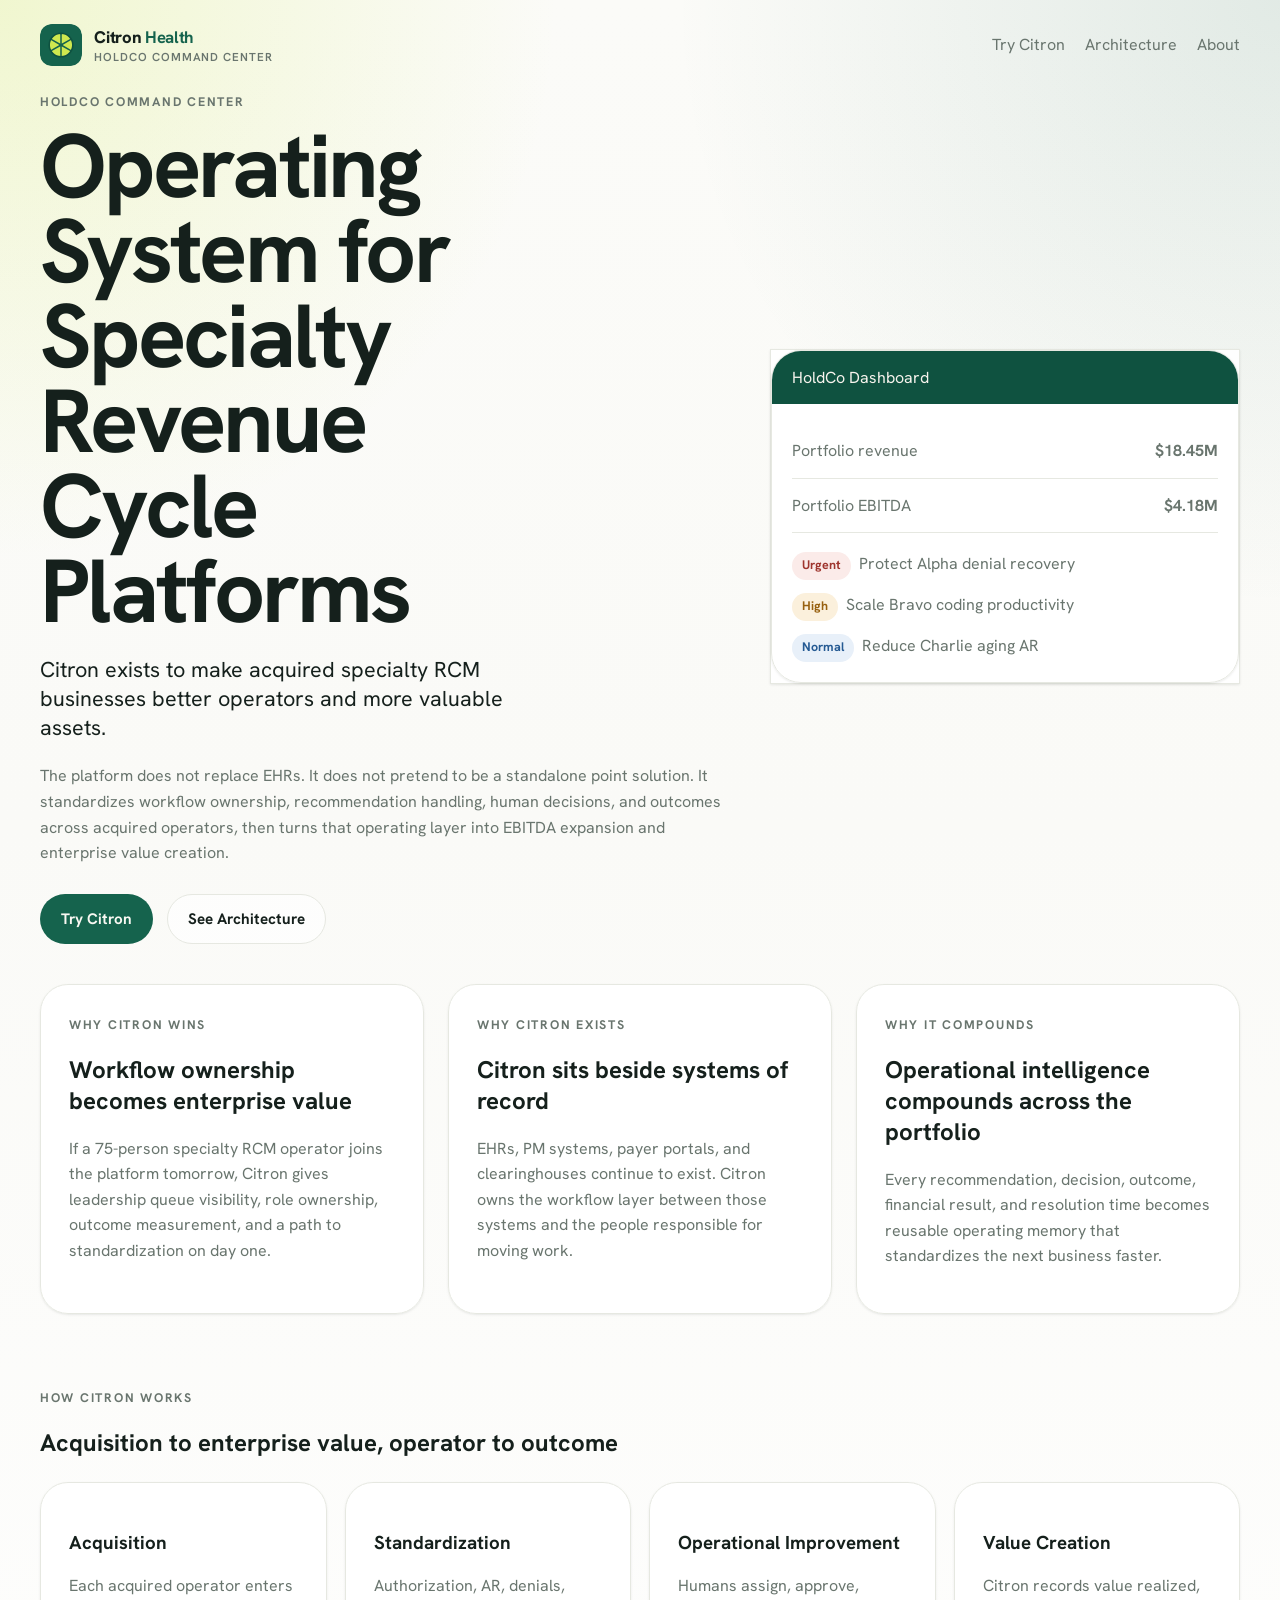
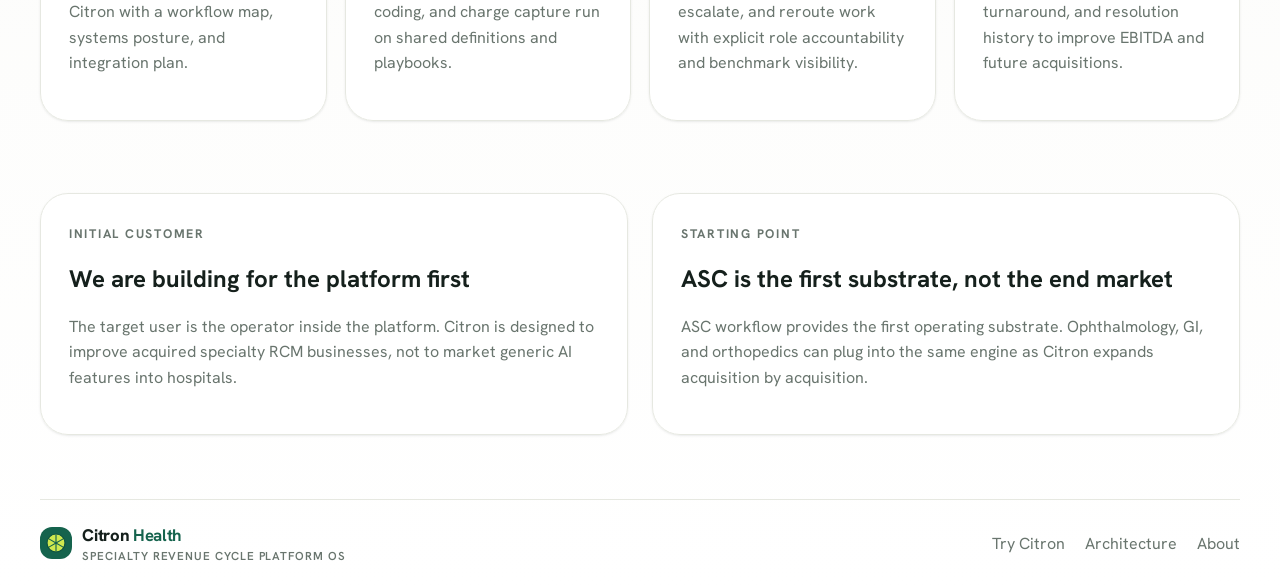
<file: index.html>
<!doctype html>
<html lang="en">
  <head>
    <meta charset="UTF-8" />
    <meta name="viewport" content="width=device-width, initial-scale=1.0" />
    <title>Citron Health | HoldCo Command Center for Specialty Revenue Cycle</title>
    <meta
      name="description"
      content="Citron is the operator operating system for specialty revenue cycle. It standardizes acquired workflow across organizations, teams, users, decisions, and outcomes."
    />
    <link rel="stylesheet" href="/styles.css" />
  </head>
  <body>
    <header class="site-header">
      <a class="brand-lockup" href="/">
        <img class="brand-mark" src="/ui/assets/logo-mark.svg" alt="Citron Health logo" />
        <span class="brand-wordmark">
          <span class="brand">Citron<b> Health</b></span>
          <span class="brand-subtitle">HoldCo Command Center</span>
        </span>
      </a>
      <nav class="nav">
        <a href="/demo">Try Citron</a>
        <a href="/architecture">Architecture</a>
        <a href="/about">About</a>
      </nav>
    </header>

    <main>
      <section class="hero-shell">
        <div class="hero-copy">
          <span class="eyebrow">HoldCo Command Center</span>
          <h1>Operating System for Specialty Revenue Cycle Platforms</h1>
          <p class="lede">
            Citron exists to make acquired specialty RCM businesses better operators and more valuable assets.
          </p>
          <p class="support">
            The platform does not replace EHRs. It does not pretend to be a standalone point
            solution. It standardizes workflow ownership, recommendation handling, human
            decisions, and outcomes across acquired operators, then turns that operating layer into
            EBITDA expansion and enterprise value creation.
          </p>
          <div class="hero-actions">
            <a class="button button-primary" href="/demo">Try Citron</a>
            <a class="button button-secondary" href="/architecture">See Architecture</a>
          </div>
        </div>
        <div class="hero-panel">
          <div class="mini-window">
            <div class="mini-window__header">HoldCo Dashboard</div>
            <div class="mini-window__body">
              <div class="mini-metric">
                <span>Portfolio revenue</span>
                <strong>$18.45M</strong>
              </div>
              <div class="mini-metric">
                <span>Portfolio EBITDA</span>
                <strong>$4.18M</strong>
              </div>
              <div class="mini-queue">
                <div><span class="pill pill-urgent">Urgent</span>Protect Alpha denial recovery</div>
                <div><span class="pill pill-high">High</span>Scale Bravo coding productivity</div>
                <div><span class="pill pill-normal">Normal</span>Reduce Charlie aging AR</div>
              </div>
            </div>
          </div>
        </div>
      </section>

      <section class="grid-section">
        <article class="story-card">
          <span class="eyebrow">Why Citron Wins</span>
          <h2>Workflow ownership becomes enterprise value</h2>
          <p>
            If a 75-person specialty RCM operator joins the platform tomorrow, Citron gives
            leadership queue visibility, role ownership, outcome measurement, and a path to
            standardization on day one.
          </p>
        </article>
        <article class="story-card">
          <span class="eyebrow">Why Citron Exists</span>
          <h2>Citron sits beside systems of record</h2>
          <p>
            EHRs, PM systems, payer portals, and clearinghouses continue to exist. Citron owns the
            workflow layer between those systems and the people responsible for moving work.
          </p>
        </article>
        <article class="story-card">
          <span class="eyebrow">Why It Compounds</span>
          <h2>Operational intelligence compounds across the portfolio</h2>
          <p>
            Every recommendation, decision, outcome, financial result, and resolution time becomes
            reusable operating memory that standardizes the next business faster.
          </p>
        </article>
      </section>

      <section class="narrative">
        <div>
          <span class="eyebrow">How Citron Works</span>
          <h2>Acquisition to enterprise value, operator to outcome</h2>
        </div>
        <div class="flow-strip">
          <div class="flow-node">
            <h3>Acquisition</h3>
            <p>Each acquired operator enters Citron with a workflow map, systems posture, and integration plan.</p>
          </div>
          <div class="flow-node">
            <h3>Standardization</h3>
            <p>Authorization, AR, denials, coding, and charge capture run on shared definitions and playbooks.</p>
          </div>
          <div class="flow-node">
            <h3>Operational Improvement</h3>
            <p>Humans assign, approve, escalate, and reroute work with explicit role accountability and benchmark visibility.</p>
          </div>
          <div class="flow-node">
            <h3>Value Creation</h3>
            <p>Citron records value realized, turnaround, and resolution history to improve EBITDA and future acquisitions.</p>
          </div>
        </div>
      </section>

      <section class="split-section">
        <div class="story-card">
          <span class="eyebrow">Initial Customer</span>
          <h2>We are building for the platform first</h2>
          <p>
            The target user is the operator inside the platform. Citron is designed to improve
            acquired specialty RCM businesses, not to market generic AI features into hospitals.
          </p>
        </div>
        <div class="story-card">
          <span class="eyebrow">Starting Point</span>
          <h2>ASC is the first substrate, not the end market</h2>
          <p>
            ASC workflow provides the first operating substrate. Ophthalmology, GI, and
            orthopedics can plug into the same engine as Citron expands acquisition by acquisition.
          </p>
        </div>
      </section>
    </main>

    <footer class="site-footer">
      <a class="brand-lockup" href="/">
        <img class="brand-mark" src="/ui/assets/logo-mark.svg" alt="Citron Health logo" />
        <span class="brand-wordmark">
          <span class="brand">Citron<b> Health</b></span>
          <span class="brand-subtitle">Specialty Revenue Cycle Platform OS</span>
        </span>
      </a>
      <div>
        <a href="/demo">Try Citron</a>
        <a href="/architecture">Architecture</a>
        <a href="/about">About</a>
      </div>
    </footer>
  </body>
</html>
</file>
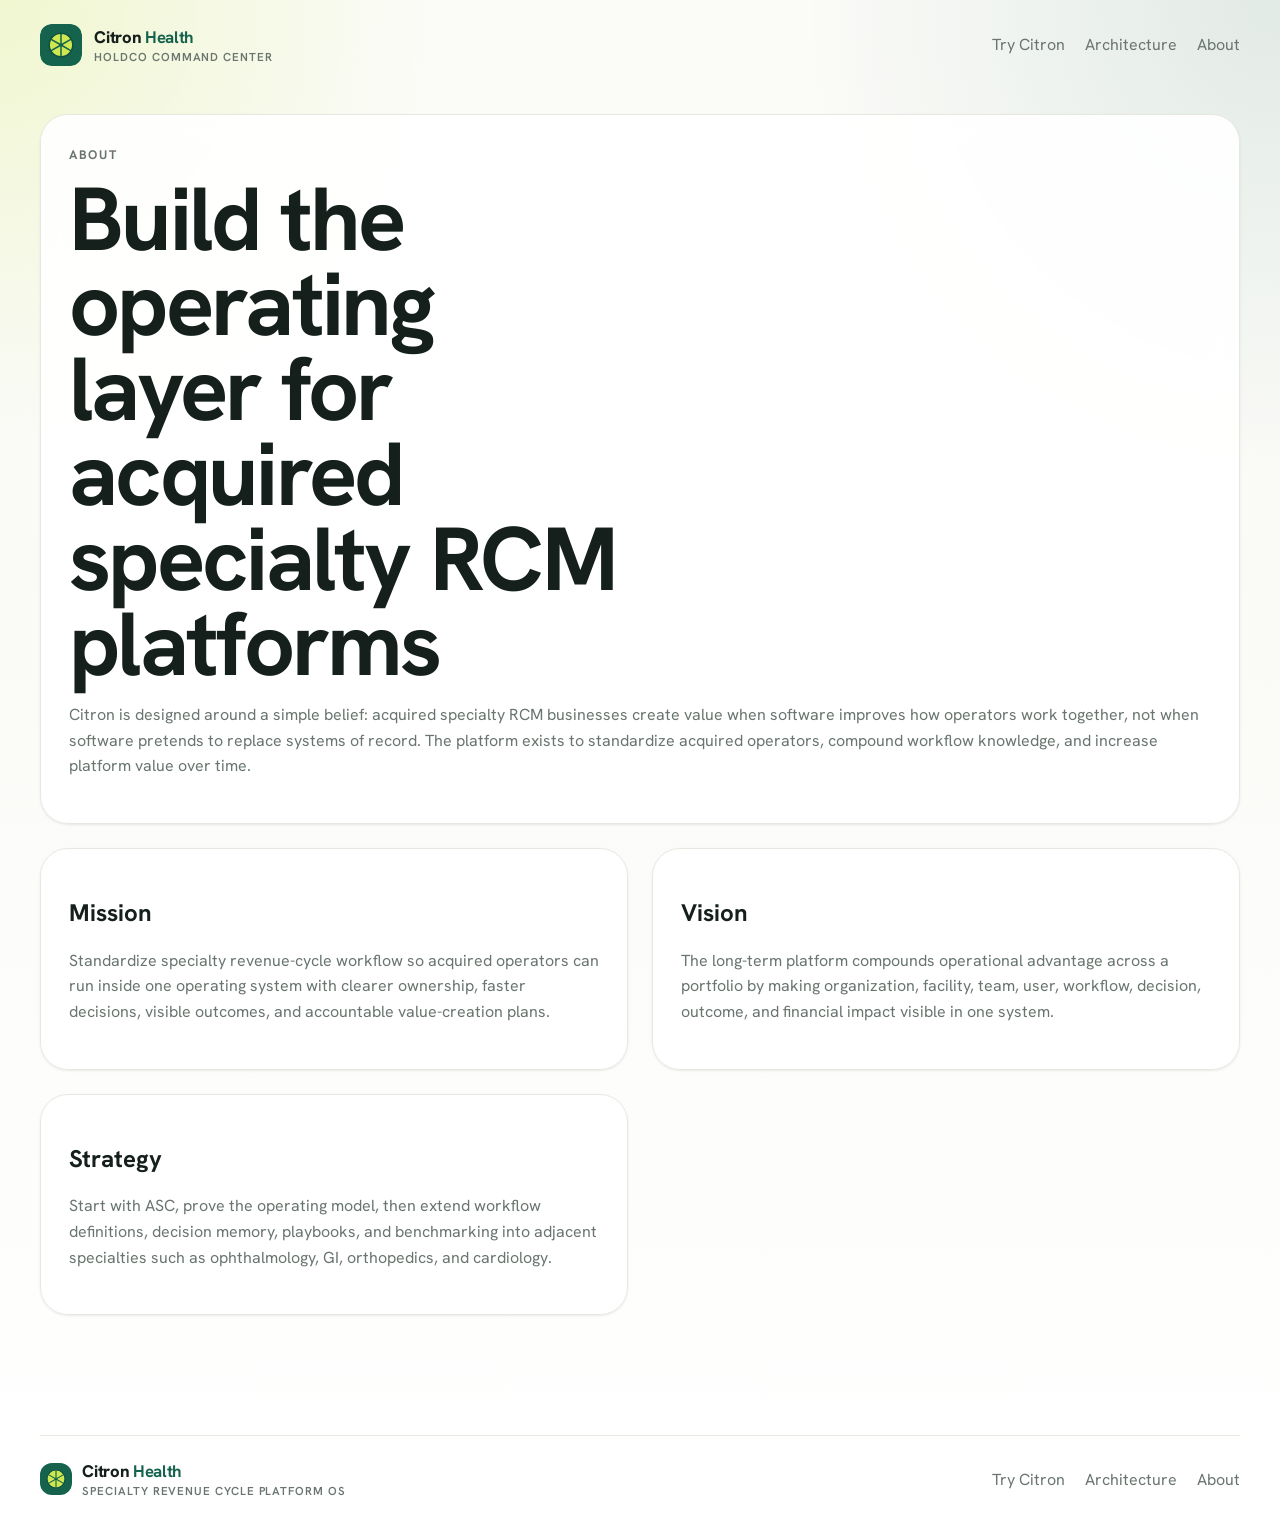
<file: about.html>
<!doctype html>
<html lang="en">
  <head>
    <meta charset="UTF-8" />
    <meta name="viewport" content="width=device-width, initial-scale=1.0" />
    <title>Citron Health | About</title>
    <link rel="stylesheet" href="/styles.css" />
  </head>
  <body>
    <header class="site-header">
      <a class="brand-lockup" href="/">
        <img class="brand-mark" src="/ui/assets/logo-mark.svg" alt="Citron Health logo" />
        <span class="brand-wordmark">
          <span class="brand">Citron<b> Health</b></span>
          <span class="brand-subtitle">HoldCo Command Center</span>
        </span>
      </a>
      <nav class="nav">
        <a href="/demo">Try Citron</a>
        <a href="/architecture">Architecture</a>
        <a href="/about">About</a>
      </nav>
    </header>

    <main class="page-shell">
      <section class="page-hero">
        <span class="eyebrow">About</span>
        <h1>Build the operating layer for acquired specialty RCM platforms</h1>
        <p>
          Citron is designed around a simple belief: acquired specialty RCM businesses create value
          when software improves how operators work together, not when software pretends to replace
          systems of record. The platform exists to standardize acquired operators, compound
          workflow knowledge, and increase platform value over time.
        </p>
      </section>

      <section class="stack-grid">
        <article class="story-card">
          <h2>Mission</h2>
          <p>
            Standardize specialty revenue-cycle workflow so acquired operators can run inside one
            operating system with clearer ownership, faster decisions, visible outcomes, and
            accountable value-creation plans.
          </p>
        </article>
        <article class="story-card">
          <h2>Vision</h2>
          <p>
            The long-term platform compounds operational advantage across a portfolio by making
            organization, facility, team, user, workflow, decision, outcome, and financial impact
            visible in one system.
          </p>
        </article>
        <article class="story-card">
          <h2>Strategy</h2>
          <p>
            Start with ASC, prove the operating model, then extend workflow definitions, decision
            memory, playbooks, and benchmarking into adjacent specialties such as ophthalmology, GI,
            orthopedics, and cardiology.
          </p>
        </article>
      </section>
    </main>

    <footer class="site-footer">
      <a class="brand-lockup" href="/">
        <img class="brand-mark" src="/ui/assets/logo-mark.svg" alt="Citron Health logo" />
        <span class="brand-wordmark">
          <span class="brand">Citron<b> Health</b></span>
          <span class="brand-subtitle">Specialty Revenue Cycle Platform OS</span>
        </span>
      </a>
      <div>
        <a href="/demo">Try Citron</a>
        <a href="/architecture">Architecture</a>
        <a href="/about">About</a>
      </div>
    </footer>
  </body>
</html>
</file>
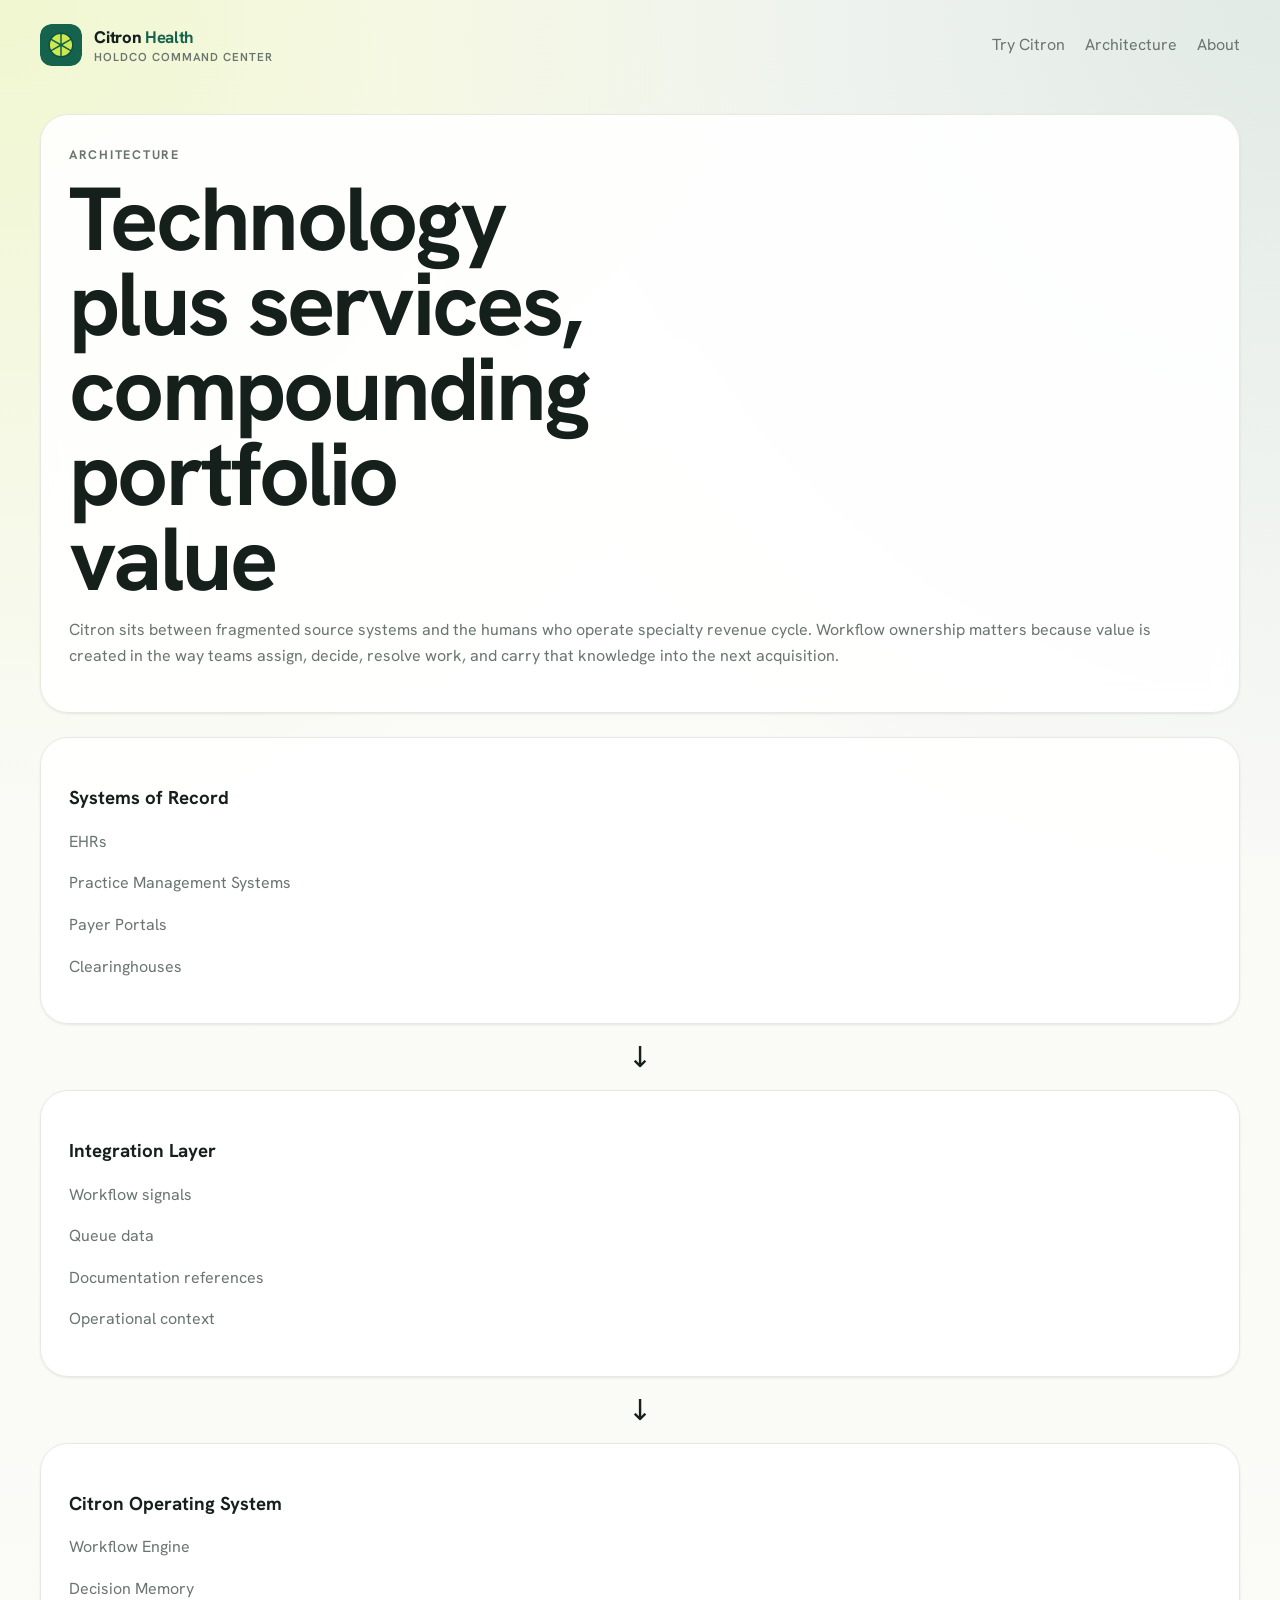
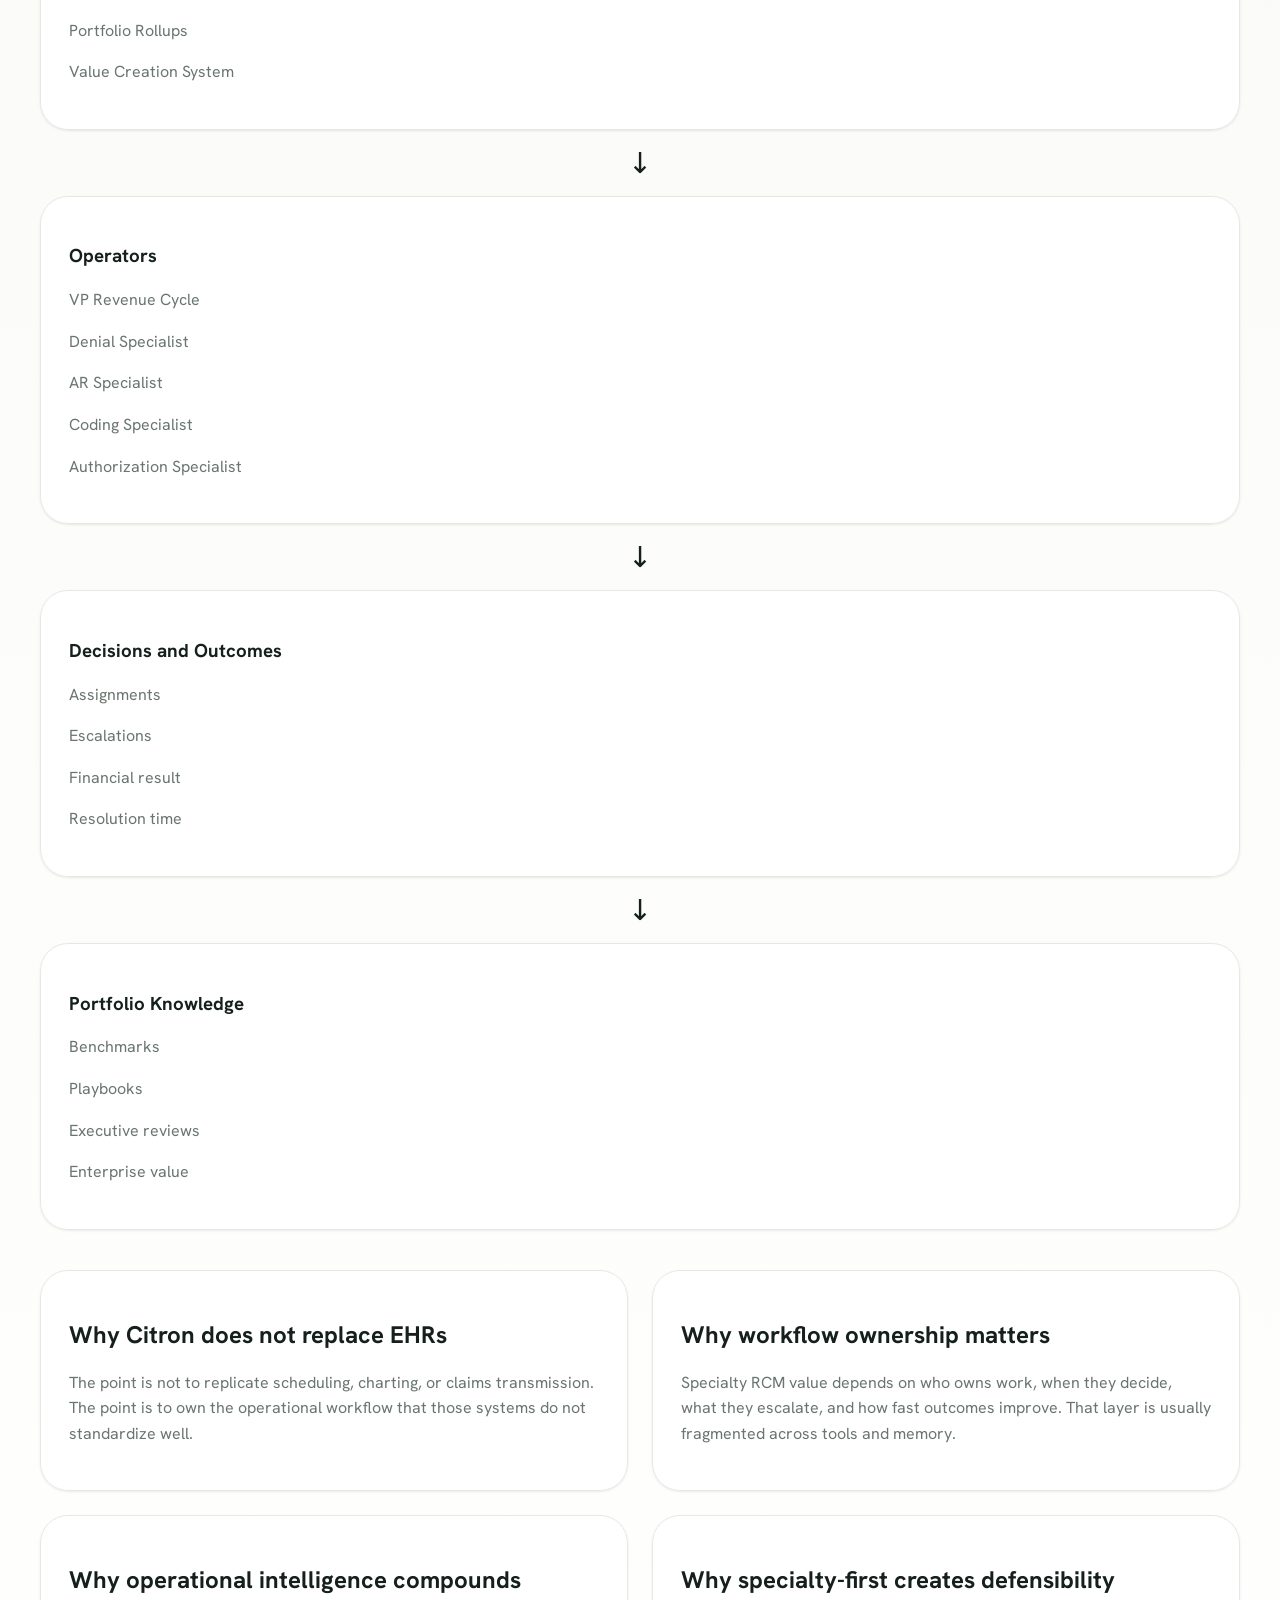
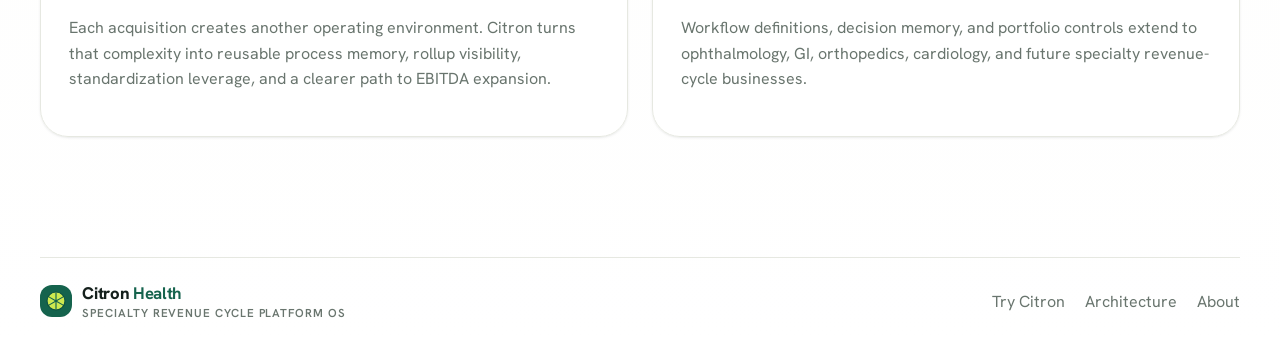
<file: architecture.html>
<!doctype html>
<html lang="en">
  <head>
    <meta charset="UTF-8" />
    <meta name="viewport" content="width=device-width, initial-scale=1.0" />
    <title>Citron Health | Architecture</title>
    <link rel="stylesheet" href="/styles.css" />
  </head>
  <body>
    <header class="site-header">
      <a class="brand-lockup" href="/">
        <img class="brand-mark" src="/ui/assets/logo-mark.svg" alt="Citron Health logo" />
        <span class="brand-wordmark">
          <span class="brand">Citron<b> Health</b></span>
          <span class="brand-subtitle">HoldCo Command Center</span>
        </span>
      </a>
      <nav class="nav">
        <a href="/demo">Try Citron</a>
        <a href="/architecture">Architecture</a>
        <a href="/about">About</a>
      </nav>
    </header>

    <main class="page-shell">
      <section class="page-hero">
        <span class="eyebrow">Architecture</span>
        <h1>Technology plus services, compounding portfolio value</h1>
        <p>
          Citron sits between fragmented source systems and the humans who operate specialty
          revenue cycle. Workflow ownership matters because value is created in the way teams
          assign, decide, resolve work, and carry that knowledge into the next acquisition.
        </p>
      </section>

      <section class="system-stack">
        <div class="stack-lane">
          <h3>Systems of Record</h3>
          <p>EHRs</p>
          <p>Practice Management Systems</p>
          <p>Payer Portals</p>
          <p>Clearinghouses</p>
        </div>
        <div class="stack-arrow">↓</div>
        <div class="stack-lane">
          <h3>Integration Layer</h3>
          <p>Workflow signals</p>
          <p>Queue data</p>
          <p>Documentation references</p>
          <p>Operational context</p>
        </div>
        <div class="stack-arrow">↓</div>
        <div class="stack-lane">
          <h3>Citron Operating System</h3>
          <p>Workflow Engine</p>
          <p>Decision Memory</p>
          <p>Portfolio Rollups</p>
          <p>Value Creation System</p>
        </div>
        <div class="stack-arrow">↓</div>
        <div class="stack-lane">
          <h3>Operators</h3>
          <p>VP Revenue Cycle</p>
          <p>Denial Specialist</p>
          <p>AR Specialist</p>
          <p>Coding Specialist</p>
          <p>Authorization Specialist</p>
        </div>
        <div class="stack-arrow">↓</div>
        <div class="stack-lane">
          <h3>Decisions and Outcomes</h3>
          <p>Assignments</p>
          <p>Escalations</p>
          <p>Financial result</p>
          <p>Resolution time</p>
        </div>
        <div class="stack-arrow">↓</div>
        <div class="stack-lane">
          <h3>Portfolio Knowledge</h3>
          <p>Benchmarks</p>
          <p>Playbooks</p>
          <p>Executive reviews</p>
          <p>Enterprise value</p>
        </div>
      </section>

      <section class="stack-grid">
        <article class="story-card">
          <h2>Why Citron does not replace EHRs</h2>
          <p>
            The point is not to replicate scheduling, charting, or claims transmission. The point is
            to own the operational workflow that those systems do not standardize well.
          </p>
        </article>
        <article class="story-card">
          <h2>Why workflow ownership matters</h2>
          <p>
            Specialty RCM value depends on who owns work, when they decide, what they escalate,
            and how fast outcomes improve. That layer is usually fragmented across tools and memory.
          </p>
        </article>
        <article class="story-card">
          <h2>Why operational intelligence compounds</h2>
          <p>
            Each acquisition creates another operating environment. Citron turns that complexity into
            reusable process memory, rollup visibility, standardization leverage, and a clearer path
            to EBITDA expansion.
          </p>
        </article>
        <article class="story-card">
          <h2>Why specialty-first creates defensibility</h2>
          <p>
            Workflow definitions, decision memory, and portfolio controls extend to ophthalmology,
            GI, orthopedics, cardiology, and future specialty revenue-cycle businesses.
          </p>
        </article>
      </section>
    </main>

    <footer class="site-footer">
      <a class="brand-lockup" href="/">
        <img class="brand-mark" src="/ui/assets/logo-mark.svg" alt="Citron Health logo" />
        <span class="brand-wordmark">
          <span class="brand">Citron<b> Health</b></span>
          <span class="brand-subtitle">Specialty Revenue Cycle Platform OS</span>
        </span>
      </a>
      <div>
        <a href="/demo">Try Citron</a>
        <a href="/architecture">Architecture</a>
        <a href="/about">About</a>
      </div>
    </footer>
  </body>
</html>
</file>
<file: styles.css>
@import url('https://fonts.googleapis.com/css2?family=Hanken+Grotesk:wght@400;500;600;700;800&family=IBM+Plex+Mono:wght@400;500;600&display=swap');

:root {
  --canvas: #fafaf7;
  --surface: rgba(255, 255, 255, 0.9);
  --surface-strong: #ffffff;
  --surface-2: #f5f6f2;
  --ink-900: #15201c;
  --ink-700: #38453f;
  --ink-500: #69756e;
  --border: #e6e8e1;
  --border-strong: #d4d8cf;
  --pine-700: #0f5240;
  --pine-600: #15634d;
  --pine-500: #1b7a5e;
  --pine-100: #e4f1eb;
  --pine-50: #f1f7f4;
  --citron-500: #cfe84f;
  --citron-100: #f4f9d9;
  --citron-ink: #3c4a12;
  --danger-100: #fbebe9;
  --danger-700: #9f352e;
  --warning-100: #fbf0dc;
  --warning-700: #97600f;
  --info-100: #e8f0f9;
  --info-700: #255a93;
  --shadow-sm: 0 1px 3px rgba(20, 32, 28, 0.06), 0 1px 2px rgba(20, 32, 28, 0.04);
  --shadow-md: 0 4px 12px -2px rgba(20, 32, 28, 0.08), 0 2px 6px -2px rgba(20, 32, 28, 0.05);
}

* { box-sizing: border-box; }

body {
  margin: 0;
  font-family: "Hanken Grotesk", ui-sans-serif, system-ui, -apple-system, BlinkMacSystemFont, "Segoe UI", sans-serif;
  color: var(--ink-900);
  background:
    radial-gradient(circle at top left, rgba(207, 232, 79, 0.24), transparent 22%),
    radial-gradient(circle at top right, rgba(21, 99, 77, 0.11), transparent 24%),
    linear-gradient(180deg, #fbfbf8 0%, var(--canvas) 38%, #ffffff 100%);
}

a { color: inherit; text-decoration: none; }

.site-header,
.site-footer,
main {
  width: min(1200px, calc(100% - 40px));
  margin: 0 auto;
}

.site-header,
.site-footer {
  display: flex;
  justify-content: space-between;
  align-items: center;
  padding: 24px 0;
}

.nav,
.site-footer div {
  display: flex;
  gap: 20px;
  color: var(--ink-500);
}

.brand-lockup {
  display: inline-flex;
  align-items: center;
  gap: 0.8rem;
}

.brand-mark {
  width: 2.6rem;
  height: 2.6rem;
  border-radius: 12px;
  flex: 0 0 auto;
}

.brand-wordmark {
  display: flex;
  flex-direction: column;
  gap: 0.08rem;
}

.brand {
  font-size: 1.05rem;
  letter-spacing: -0.02em;
  font-weight: 800;
  color: var(--ink-900);
}

.brand b {
  color: var(--pine-600);
}

.brand-subtitle {
  font-size: 0.72rem;
  text-transform: uppercase;
  letter-spacing: 0.08em;
  color: var(--ink-500);
  font-weight: 600;
}

.hero-shell,
.split-section,
.grid-section,
.stack-grid,
.demo-grid,
.demo-controls,
.simulator-grid {
  display: grid;
  gap: 24px;
}

.hero-shell {
  grid-template-columns: 1.2fr 0.8fr;
  align-items: center;
  min-height: 76vh;
}

.hero-copy h1,
.page-hero h1 {
  font-size: clamp(3rem, 7vw, 5.6rem);
  line-height: 0.95;
  margin: 12px 0;
  max-width: 11ch;
  letter-spacing: -0.03em;
}

.lede {
  font-size: 1.35rem;
  max-width: 30rem;
}

.support,
.page-hero p,
.story-card p,
.flow-node p,
.detail-panel,
.mini-window__body,
.queue-item p,
.stack-lane p {
  color: var(--ink-500);
  line-height: 1.6;
}

.hero-actions {
  display: flex;
  gap: 14px;
  margin-top: 28px;
}

.button {
  display: inline-flex;
  align-items: center;
  justify-content: center;
  border-radius: 999px;
  padding: 14px 20px;
  border: 1px solid var(--border);
  font-size: 0.95rem;
  background: rgba(255,255,255,0.7);
  font-weight: 700;
}

.button-primary {
  background: var(--pine-600);
  color: #f8f8f2;
  border-color: transparent;
}

.button-secondary {
  background: rgba(255,255,255,0.7);
}

.hero-panel,
.story-card,
.flow-node,
.mini-window,
.demo-toolbar,
.page-hero,
.stack-lane,
.simulator-card {
  border: 1px solid var(--border);
  background: var(--surface);
  backdrop-filter: blur(12px);
  box-shadow: var(--shadow-sm);
}

.story-card,
.flow-node,
.page-hero,
.demo-toolbar,
.stack-lane,
.simulator-card {
  border-radius: 28px;
  padding: 28px;
}

.mini-window {
  border-radius: 30px;
  overflow: hidden;
}

.mini-window__header {
  padding: 16px 20px;
  background: var(--pine-700);
  color: #f7f4ed;
}

.mini-window__body {
  padding: 20px;
}

.mini-metric {
  display: flex;
  justify-content: space-between;
  padding: 14px 0;
  border-bottom: 1px solid var(--border);
}

.mini-queue {
  display: grid;
  gap: 12px;
  margin-top: 18px;
}

.eyebrow {
  text-transform: uppercase;
  letter-spacing: 0.14em;
  font-size: 0.78rem;
  color: var(--ink-500);
  font-weight: 700;
}

.grid-section {
  grid-template-columns: repeat(3, minmax(0, 1fr));
  margin: 40px 0 24px;
}

.narrative {
  margin: 72px 0;
}

.flow-strip {
  display: grid;
  grid-template-columns: repeat(4, minmax(0, 1fr));
  gap: 18px;
  margin-top: 24px;
}

.split-section,
.stack-grid,
.demo-grid,
.demo-controls {
  grid-template-columns: repeat(2, minmax(0, 1fr));
  margin-bottom: 64px;
}

.page-shell {
  padding-bottom: 40px;
}

.page-hero {
  margin: 24px 0;
}

.demo-toolbar {
  display: flex;
  justify-content: space-between;
  align-items: center;
  margin-bottom: 24px;
}

.demo-metrics {
  display: flex;
  gap: 18px;
  flex-wrap: wrap;
}

.command-metrics {
  align-items: flex-start;
}

.command-metric-strip,
.command-section-grid {
  display: grid;
  gap: 14px;
  margin-bottom: 24px;
}

.command-metric-strip {
  grid-template-columns: repeat(5, minmax(0, 1fr));
}

.command-section-grid {
  grid-template-columns: repeat(5, minmax(0, 1fr));
}

.metric-tile {
  border: 1px solid var(--border);
  border-radius: 18px;
  background: var(--surface-strong);
  padding: 16px;
  min-width: 130px;
}

.metric-tile span {
  display: block;
  color: var(--ink-500);
  font-size: 0.76rem;
  text-transform: uppercase;
  letter-spacing: 0.08em;
  font-weight: 700;
  margin-bottom: 5px;
}

.metric-tile strong {
  color: var(--ink-900);
  font-size: 1.35rem;
}

.persona-command-card {
  margin-bottom: 24px;
}

.command-shell {
  display: grid;
  grid-template-columns: 320px minmax(0, 1fr);
  gap: 24px;
  align-items: start;
  margin-top: 24px;
}

.command-main {
  display: grid;
  gap: 24px;
}

.command-primary-card {
  min-height: 430px;
}

.spacious-panel {
  min-height: 310px;
}

.command-detail-grid {
  display: grid;
  grid-template-columns: 1.35fr 0.85fr 0.85fr;
  gap: 24px;
}

.detail-graph-card {
  min-height: 420px;
}

.persona-layout-static {
  display: grid;
  grid-template-columns: 1.2fr 1.35fr 0.85fr 1fr;
  gap: 16px;
  margin-top: 16px;
}

.persona-layout-static span {
  display: block;
  color: var(--ink-500);
  font-size: 0.74rem;
  text-transform: uppercase;
  letter-spacing: 0.08em;
  font-weight: 700;
}

.persona-layout-static p {
  margin: 6px 0 0;
}

.command-workspace {
  margin-top: 18px;
}

.role-card {
  position: sticky;
  top: 24px;
  max-height: calc(100vh - 48px);
  overflow: auto;
}

.command-tabs-card {
  margin-top: 24px;
}

.command-tabs {
  display: flex;
  gap: 10px;
  flex-wrap: wrap;
  margin-bottom: 18px;
}

.tab-button {
  border: 1px solid var(--border);
  background: var(--surface-strong);
  border-radius: 999px;
  padding: 10px 14px;
  color: var(--ink-700);
  font-weight: 700;
  cursor: pointer;
}

.tab-button.is-active {
  color: #f8f8f2;
  background: var(--pine-600);
  border-color: var(--pine-600);
}

.table-wrap {
  overflow-x: auto;
}

table {
  width: 100%;
  border-collapse: collapse;
}

th,
td {
  text-align: left;
  padding: 10px 8px;
  border-bottom: 1px solid var(--border);
  vertical-align: top;
  font-size: 0.92rem;
}

.selectable-row {
  cursor: pointer;
}

.selectable-row:hover {
  background: var(--pine-50);
}

th {
  color: var(--ink-500);
  font-size: 0.72rem;
  text-transform: uppercase;
  letter-spacing: 0.08em;
}

.queue-list {
  display: grid;
  gap: 12px;
}

.queue-item {
  padding: 18px;
  border-radius: 20px;
  border: 1px solid var(--border);
  background: var(--surface-strong);
  cursor: pointer;
  text-align: left;
}

.queue-item.is-active {
  border-color: var(--pine-600);
  box-shadow: 0 0 0 2px rgba(27, 122, 94, 0.12);
}

.os-hero h1 {
  max-width: 13ch;
}

.workflow-graph {
  display: flex;
  gap: 10px;
  overflow-x: auto;
  padding: 12px 0 4px;
}

.graph-node {
  min-width: 132px;
  padding: 12px;
  border: 1px solid var(--border);
  border-radius: 16px;
  background: var(--surface-strong);
  position: relative;
}

.graph-node:not(:last-child)::after {
  content: ">";
  position: absolute;
  right: -9px;
  top: 50%;
  transform: translateY(-50%);
  color: var(--ink-500);
  font-weight: 800;
}

.graph-node strong,
.graph-node span {
  display: block;
}

.graph-node span {
  color: var(--ink-500);
  font-size: 0.78rem;
  margin-top: 4px;
}

.graph-complete {
  background: var(--pine-50);
}

.graph-current {
  border-color: var(--pine-600);
  box-shadow: 0 0 0 2px rgba(27, 122, 94, 0.12);
}

.graph-next {
  background: var(--citron-100);
}

.pill {
  display: inline-block;
  padding: 4px 10px;
  border-radius: 999px;
  font-size: 0.78rem;
  margin-right: 8px;
  font-weight: 700;
}

.pill-urgent { background: var(--danger-100); color: var(--danger-700); }
.pill-high { background: var(--warning-100); color: var(--warning-700); }
.pill-normal { background: var(--info-100); color: var(--info-700); }

.system-stack {
  display: grid;
  gap: 14px;
  margin-bottom: 40px;
}

.stack-arrow {
  text-align: center;
  font-size: 1.8rem;
  color: var(--muted);
}

.simulator-grid {
  grid-template-columns: repeat(3, minmax(0, 1fr));
  margin-top: 16px;
}

.simulator-grid label {
  display: grid;
  gap: 8px;
  color: var(--ink-500);
  font-size: 0.82rem;
  text-transform: uppercase;
  letter-spacing: 0.08em;
  font-weight: 700;
}

.simulator-grid input,
.simulator-grid select {
  padding: 12px 14px;
  border-radius: 14px;
  border: 1px solid var(--border);
  background: rgba(255,255,255,0.9);
  font: inherit;
  color: var(--ink-900);
}

.site-footer {
  border-top: 1px solid var(--border);
  margin-top: 1rem;
}

.site-footer .brand-lockup {
  gap: 0.65rem;
}

.site-footer .brand-mark {
  width: 2rem;
  height: 2rem;
}

@media (max-width: 900px) {
  .hero-shell,
  .grid-section,
  .split-section,
  .stack-grid,
  .demo-grid,
  .demo-controls,
  .flow-strip,
  .simulator-grid,
  .command-shell,
  .command-detail-grid,
  .command-section-grid,
  .command-metric-strip,
  .persona-layout-static {
    grid-template-columns: 1fr;
  }

  .demo-toolbar,
  .site-header,
  .site-footer {
    flex-direction: column;
    align-items: flex-start;
    gap: 16px;
  }
}
</file>
